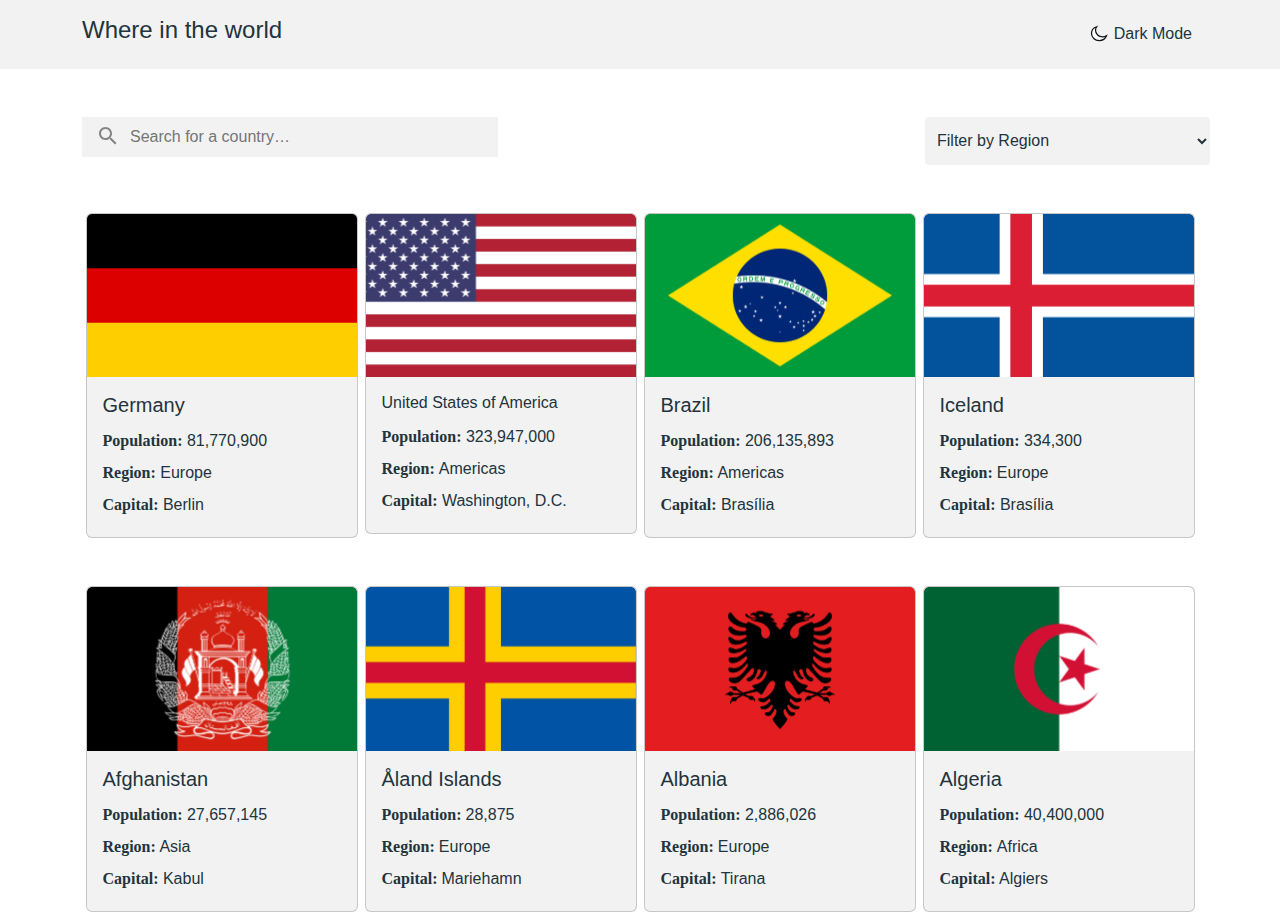
<file: index.html>
<!DOCTYPE html>
<html lang="en">

<head>
    <meta charset="UTF-8">
    <meta http-equiv="X-UA-Compatible" content="IE=edge">
    <meta name="viewport" content="width=device-width, initial-scale=1.0">
    <title>Document</title>
    <link rel="stylesheet" href="./bootstrap-5.2.2-dist/css/bootstrap.css">
    <link rel="stylesheet" href="./bootstrap-5.2.2-dist/js/bootstrap.js">
    <link rel="stylesheet" href="./css/main.css">
</head>

<body  >
    <header class="site-header ">
        <div class="container">
            <div class="header__inner top  d-flex align-items-center justify-content-between pt-3 pb-3">
                <nav class="top__nav nav">
                    <a class="top__link h4 text-decoration-none" href="./index.html">Where in the world</a>
                </nav>
                <button class="top__button  btne" type="button" >
                    <img class="mb-1" src="./images/top-img.svg" alt="logo" width="20" height="20">
                    Dark Mode
                </button>
            </div>
        </div>
    </header>
    <main>
        <section class="">
            <div class="container">
                <div class=" mt-5 mb-5 ">
                    <form class="row" action="https://echo.htmlacademy.ru/" method="post">
                        <label class=" col-12 col-sm-12 col-md-8 col-lg-9 form-label ">

                            <input class="pt-2 pb-2 ps-5 col-6 border-0 " type="text" placeholder="Search for a country…"
                                name="Search for a country…">
                        </label>
                        <select class="  pt-2 pb-2 ps-2 border-0  rounded-1 col-5 col-sm-5 col-md-4 col-lg-3" aria-label="Default select example">
                            <option selected>Filter by Region</option>
                            <option value="1">One</option>
                            <option value="2">Two</option>
                            <option value="3">Three</option>
                        </select>
                    </form>
                </div>
            </div>
        </section>
        <section>
         
            <div class="container px-4">
                <div class="row gy-5  justify-content-between">
                    <a class="text-decoration-none  col-12 col-sm-12 col-md-6 col-lg-3 p-0" href="./Detali.html">
                    <div class="card   " style="width: 17rem;" >
                        <img src="./images/Germany.svg.svg" class="card-img-top w-100" alt="...">
                        <div class="card-body">
                            <h5 class="card-title">Germany</h5>
                            <p class="card-text m-0">
                                <strong> Population:</strong>
                                81,770,900

                            </p>
                            <p class="card-text m-0">
                               <strong>  Region:</strong>
                              Europe
                            </p>
                            <p class="card-text">
                                <strong> Capital:</strong>
                                Berlin
                            </p>
                        </div>
                    </div>

                   </a>
                    <a class="col-12 col-sm-12 col-md-6 col-lg-3 p-0   " href="./Detali.html">
                        <div class="card "  style="width: 17rem;" >
                            <img src="./images/flag-usa2.svg" class="card-img-top" alt="...">
                            <div class="card-body">
                                <h5 class="card-title h6">United States of America</h5>
                                <p class="card-text m-0">
                                    <strong>Population:</strong>
                                   323,947,000
                                </p>
                                <p class="card-text m-0">
                                    <strong> Region: </strong>
                                   Americas
                                </p>
                                <p class="card-text">
                                    <strong> Capital:</strong>
                                    Washington, D.C.
                                </p>
                            </div>
                        </div>
                    </a>
                    <a class="col-12 col-sm-12 col-md-6 col-lg-3 p-0" href="./Detali.html">
                        <div class="card "  style="width: 17rem;" >
                            <img src="./images/flag-brazil3.svg" class="card-img-top" alt="...">
                            <div class="card-body">
                                <h5 class="card-title">Brazil</h5>
                                <p class="card-text m-0">
                                    <strong>Population:</strong>
                                     206,135,893
                                </p>
                                <p class="card-text m-0">
                                    <strong> Region:</strong>
                                   Americas
                                </p>
                                <p class="card-text">
                                    <strong> Capital:</strong>
                                    Brasília
                                </p>
                            </div>
                        </div>
                    </a>
                   <a class="col-12 col-sm-12 col-md-6 col-lg-3 p-0" href="./Detali.html">
                    <div class="card " style="width: 17rem;"  >
                        <img src="./images/Germany4.svg.svg" class="card-img-top" alt="...">
                        <div class="card-body">
                            <h5 class="card-title">Iceland</h5>
                            <p class="card-text m-0">
                                <strong> Population:</strong>
                                334,300
                            </p>
                            <p class="card-text m-0">
                                <strong> Region: </strong>
                               Europe
                            </p>
                            <p class="card-text">
                                <strong>  Capital:</strong>
                                Brasília
                            </p>
                        </div>
                    </div>
                   </a>
                   <a class="col-12 col-sm-12 col-md-6 col-lg-3  p-0" href="./Detali.html">
                    <div class="card "  style="width: 17rem;">
                        <img src="./images/avg'on.svg" class="card-img-top" alt="...">
                        <div class="card-body">
                            <h5 class="card-title">Afghanistan</h5>
                            <p class="card-text m-0">
                                <strong> Population:</strong>
                                27,657,145
                            </p>
                            <p class="card-text m-0">
                                <strong>Region:</strong>
                                 Asia
                            </p>
                            <p class="card-text">
                                <strong> Capital:</strong>
                                Kabul
                            </p>
                        </div>
                    </div>
                   </a>
                 <a class="col-12 col-sm-12 col-md-6 col-lg-3  p-0" href="./Detali.html">
                    <div class="card "  style="width: 17rem;" >
                        <img src="./images/aland.svg" class="card-img-top" alt="...">
                        <div class="card-body">
                            <h5 class="card-title">Åland Islands</h5>
                            <p class="card-text m-0">
                                <strong> Population: </strong>
                               28,875
                            </p>
                            <p class="card-text m-0">
                                <strong>Region: </strong>
                                Europe
                            </p>
                            <p class="card-text">
                                <strong>Capital: </strong>
                                Mariehamn
                            </p>
                        </div>
                    </div>
                 </a>
                  <a class="col-12 col-sm-12 col-md-6 col-lg-3  p-0" href="./Detali.html">
                    <div class="card"  style="width: 17rem;" >
                        <img src="./images/Albania.svg" class="card-img-top" alt="...">
                        <div class="card-body">
                            <h5 class="card-title">Albania</h5>
                            <p class="card-text m-0">
                                <strong> Population:</strong>
                                2,886,026
                            </p>
                            <p class="card-text m-0">
                                <strong> Region: </strong>
                                Europe
                            </p>
                            <p class="card-text">
                                <strong>Capital:</strong>
                                 Tirana
                            </p>
                        </div>
                    </div>
                  </a>
                   <a class="col-12 col-sm-12 col-md-6 col-lg-3  p-0" href="./Detali.html">
                    <div class="card"  style="width: 17rem;" >
                        <img src="./images/Algeria.svg" class="card-img-top" alt="...">
                        <div class="card-body">
                            <h5 class="card-title">Algeria</h5>
                            <p class="card-text m-0">
                                <strong>Population:</strong>
                                 40,400,000
                            </p>
                            <p class="card-text m-0">
                                <strong> Region: </strong>
                               Africa
                            </p>
                            <p class="card-text">
                                <strong> Capital:</strong>
                                Algiers
                            </p>
                        </div>
                    </div>
                   
                   </a>
                </div>

            </div>
        </section>
    </main>


  <script src="./Js/main.js" ></script>
</body>

</html>
</file>
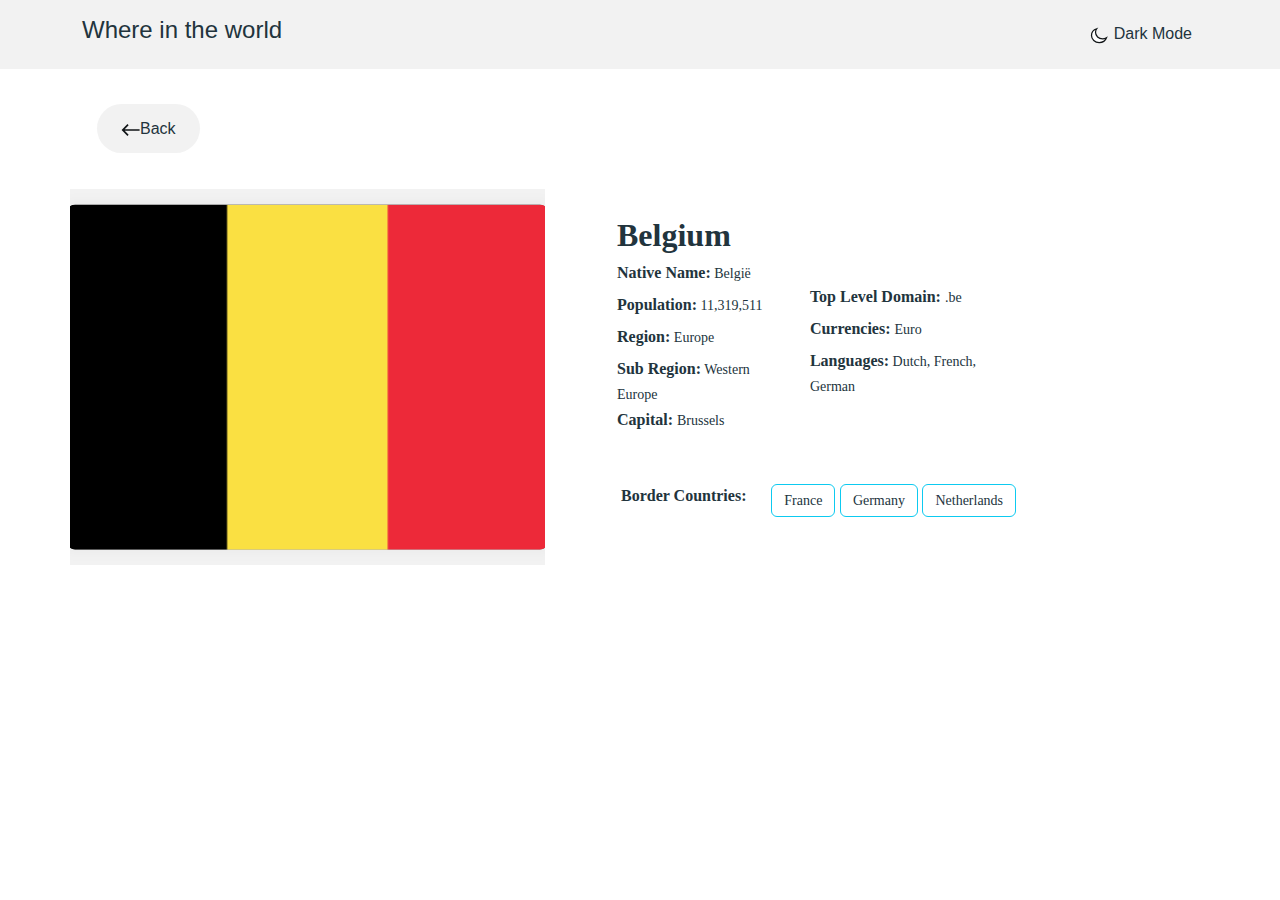
<file: Detali.html>
<!DOCTYPE html>
<html lang="en">
<head>
    <meta charset="UTF-8">
    <meta http-equiv="X-UA-Compatible" content="IE=edge">
    <meta name="viewport" content="width=device-width, initial-scale=1.0">
    <title>Document</title>
    <link rel="stylesheet" href="./bootstrap-5.2.2-dist/css/bootstrap.css">
    <link rel="stylesheet" href="./css/main.css">
</head>
<body>
    <body class="" >
        <header class="site-header ">
            <div class="container">
                <div class="header__inner top  d-flex align-items-center justify-content-between pt-3 pb-3">
                    <nav class="top__nav nav">
                        <a class="top__link  h4 text-decoration-none" href="./index.html">Where in the world</a>
                    </nav>
                    <button class="top__button btne ">
                        <img src="./images/top-img.svg" alt="logo" width="20" height="20">
                        Dark Mode
                    </button>
                </div>
            </div>
        </header>
        <main>
            <section  class="mt-5 mb-5">
                <div class="container">
                    <a class=" py-3 px-4  bask-link text-decoration-none " href="./index.html"> <img src="./images/vektor.svg" alt="#">Back</a>
                </div>
            </section>
            <section class="hero">
                <div class="container">
                    <div class="hero__inner row">
                        <img class="me-5 p-0 border-0  col-12 col-sm-12 col-md-6 col-lg-5" src="./images/Belgia.svg" alt="fleg">
                        <div class="hero__content ps-4  col-12 col-sm-12 col-md-5 col-lg-5">
                            <h1 class="hero__title h5 mb-4 mt-4">Belgium</h1>
                            <ol class="hero__list mb-5 p-0 row g-4">
                                <li class="hero__item m-0 col-12 col-sm-12 col-md-6 col-lg-5">
                                    <p class="m-0 hero__text"> <strong>Native Name:</strong>  België
                                       </p>
                                       
                                        <p class="hero__text m-0">
                                            <strong>Population:</strong>
                                            11,319,511
                                        </p>
                                        <p class="hero__text m-0">
                                            <strong>  Region:</strong>
                                            Europe
                                        </p>
                                        <p class="hero__text m-0">
                                            <strong>Sub Region:</strong>
                                            Western Europe
                                        </p>
                                        <p class="hero__text m-0">
                                            <strong> Capital: </strong>
                                            Brussels
                                        </p>
                                </li>
                                <li class="hero__item col-12 col-sm-12 col-md-6 col-lg-5">
                                        <p class="hero__text m-0 ">
                                            <strong class=> Top Level Domain: </strong>
                                           .be
                                                    
                                                   
                                        </p>
                                        <p class="hero__text m-0 h6">
                                            <strong>Currencies: </strong>
                                            Euro
                                        </p>
                                        <p class="hero__text m-0 h6">
                                            <strong> Languages:</strong>
                                            Dutch, French, German
                                        </p>
                                </li>
                            </ol>
                            <div class="align-items-center gy-4  row mb-5">
                                <h3 class="hero__titles   pt-3 ps-3  col-12 col-sm-12 col-md-4 col-lg-4">Border Countries: </h3>
                                <div class=" col-12 col-sm-12 col-md-7 col-lg-7">
                                    <button class=" btn btn-outline-primary border border-info" type="button">France</button>
                                    <button  class=" btn btn-outline-primary border border-info" type="button">Germany</button>
                                    <button  class=" btn btn-outline-primary border border-info" type="button">Netherlands</button>
                                </div>
                            </div>
                        </div>

                    </div>
                </div>
            </section>
        </main>
        <script src="./Js/main.js" ></script>
</body>
</html>
</file>
<file: css/main.css>
.site-header {
  background-color: var(--main-content-bg-color);
}

.top__link {
  color: var(--main-text-color);
}

.top__button {
  background-color: var(--main-content-bg-color);
  color: var(--main-text-color);
  border: none;
}

.form-label {
  position: relative;
}

.form-label::before {
  content: "";
  position: absolute;
  background-image: url("/images/icon-search-black.svg");
  background-repeat: no-repeat;
  width: 18px;
  height: 18px;
  left: 29px;
  top: 10px;
}

.border-0 {
  background-color: var(--main-content-bg-color);
  color: var(--main-text-color);
}

.card {
  background-color: var(--main-content-bg-color);
  margin: 0 auto;
}

@media only screen and (max-width: 540px) {
  .card {
    width: 400px;
  }
}
.hero__list {
  list-style: none;
}

.hero__title {
  margin: 0;
  padding: 0;
  font-family: "Nunito Sans";
  font-style: normal;
  font-weight: 800;
  font-size: 32px;
  line-height: 44px;
  /* identical to box height */
  color: var(--main-text-color);
}

strong {
  font-family: "Nunito Sans";
  font-style: normal;
  font-weight: 600;
  font-size: 16px;
  line-height: 32px;
  color: var(--main-text-color);
}

.hero__text {
  margin: 0;
  padding: 0;
  font-family: "Nunito Sans";
  font-style: normal;
  font-weight: 300;
  font-size: 14px;
  line-height: 19px;
  color: var(--main-text-color);
}

.btn {
  font-family: "Nunito Sans";
  font-style: normal;
  font-weight: 300;
  font-size: 14px;
  line-height: 19px;
  /* identical to box height */
  color: var(--main-text-color);
}

a {
  text-decoration: none;
  color: var(--main-text-color);
}

.hero__titles {
  margin: 0;
  padding: 0;
  font-family: "Nunito Sans";
  font-style: normal;
  font-weight: 600;
  font-size: 16px;
  line-height: 24px;
  /* identical to box height, or 150% */
  color: var(--main-text-color);
}

@media only screen and (max-width: 578px) {
  .hero__inner {
    flex-direction: column;
  }
}
.bask-link {
  margin-left: 15px;
  padding: 10px;
  background-color: var(--main-content-bg-color);
  text-align: center;
  border-radius: 200px;
}

:root {
  --main-body-bg-color: #F2F2F2;
  --main-text-color:#111517;
  --main-content-bg-color: #F2F2F2 ;
}

.dark {
  --main-body-bg-color:#202C36 ;
  --main-content-bg-color: #2B3844;
  --main-text-color:#fff;
}

html {
  height: 100%;
  scroll-behavior: smooth;
}

*,
::after::before {
  box-sizing: border-box;
}

body {
  height: 100%;
  display: flex;
  flex-direction: column;
  margin: 0;
  font-family: "Barlow", sans-serif;
  background-color: var(--main-body-bg-color);
}

main {
  flex-grow: 1;
}

img {
  vertical-align: middle;
  -o-object-fit: cover;
     object-fit: cover;
}

:root {
  --main-body-bg-color: #fff;
  --main-text-color: #22343D;
}/*# sourceMappingURL=main.css.map */
</file>
